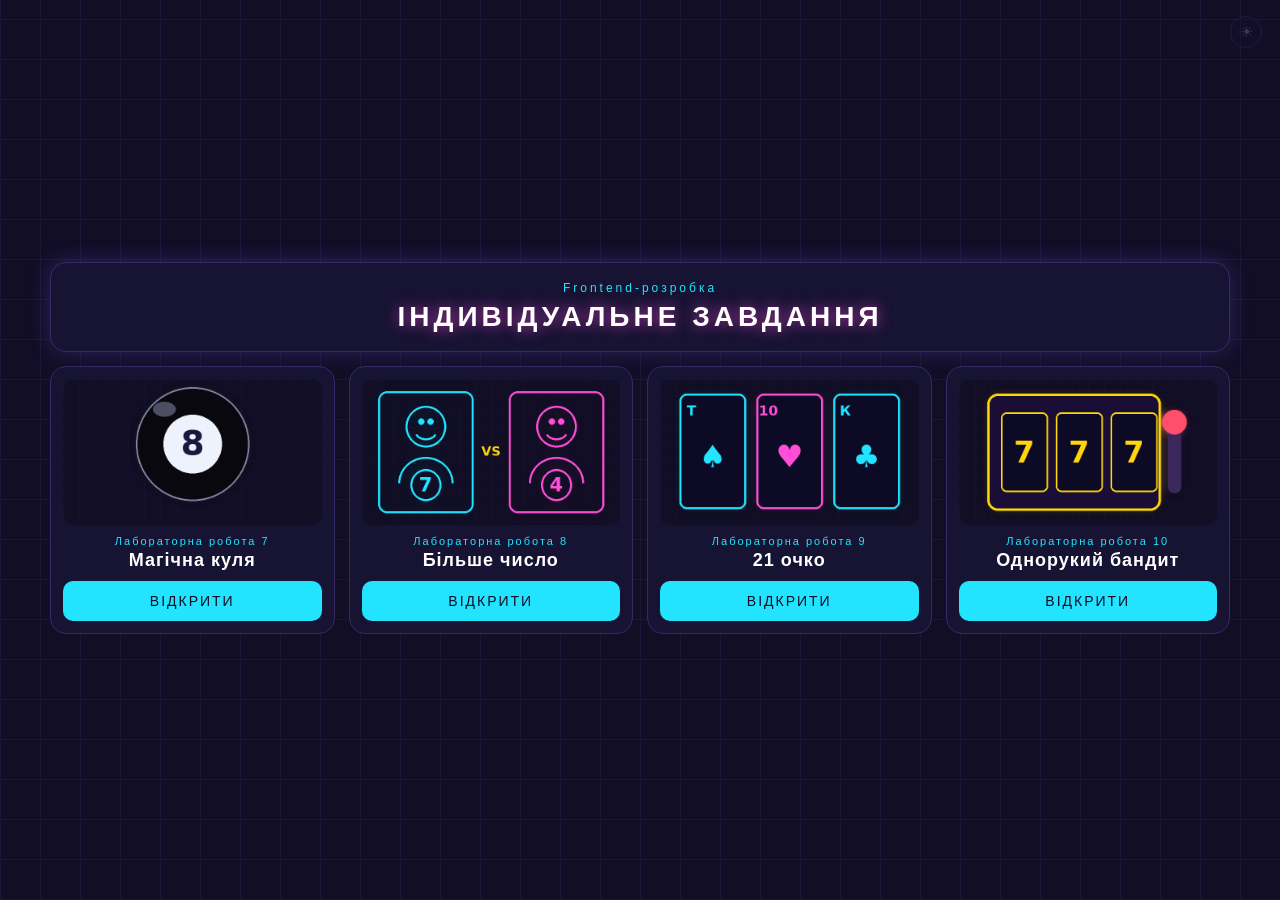
<file: index.html>
<!DOCTYPE html>
<html lang="uk">
<head>
    <meta charset="UTF-8">
    <meta name="viewport" content="width=device-width, initial-scale=1.0">
    <title>Індивідуальне завдання</title>
    <link rel="stylesheet" href="style.css">
    <script src="jquery-3.7.1.min.js"></script>
    <script src="script.js"></script>
</head>
<body>

    <div class="switch" id="switch">&#9728;</div>

    <div class="page">

        <div class="head">
            <p class="head-top">Frontend-розробка</p>
            <h1 class="head-title">ІНДИВІДУАЛЬНЕ ЗАВДАННЯ</h1>
        </div>

        <div class="works">

            <div class="work">
                <img class="work-image" src="img/lab7.png" alt="Магічна куля">
                <p class="work-number">Лабораторна робота 7</p>
                <h2 class="work-title">Магічна куля</h2>
                <a class="work-link" href="lab7/index.html">ВІДКРИТИ</a>
            </div>

            <div class="work">
                <img class="work-image" src="img/lab8.png" alt="Більше число">
                <p class="work-number">Лабораторна робота 8</p>
                <h2 class="work-title">Більше число</h2>
                <a class="work-link" href="lab8/index.html">ВІДКРИТИ</a>
            </div>

            <div class="work">
                <img class="work-image" src="img/lab9.png" alt="21 очко">
                <p class="work-number">Лабораторна робота 9</p>
                <h2 class="work-title">21 очко</h2>
                <a class="work-link" href="lab9/index.html">ВІДКРИТИ</a>
            </div>

            <div class="work">
                <img class="work-image" src="img/lab10.png" alt="Однорукий бандит">
                <p class="work-number">Лабораторна робота 10</p>
                <h2 class="work-title">Однорукий бандит</h2>
                <a class="work-link" href="lab10/index.html">ВІДКРИТИ</a>
            </div>

        </div>

        <div class="game">

            <div class="game-top">
                <p class="game-name">БІЖИ, ДРАКОНЧИКУ</p>
                <p class="game-score">Рахунок: <span id="score">0</span></p>
            </div>

            <div class="field" id="field">
                <img class="hero" id="hero" src="img/hero.png" alt="Дракончик">
                <img class="block" id="block" src="img/bow.png" alt="Перешкода">
                <p class="message" id="message">Пробіл або клік &mdash; стрибок. Бантик перестрибуй, під сердечком пробігай</p>
            </div>

        </div>

    </div>

</body>
</html>
</file>
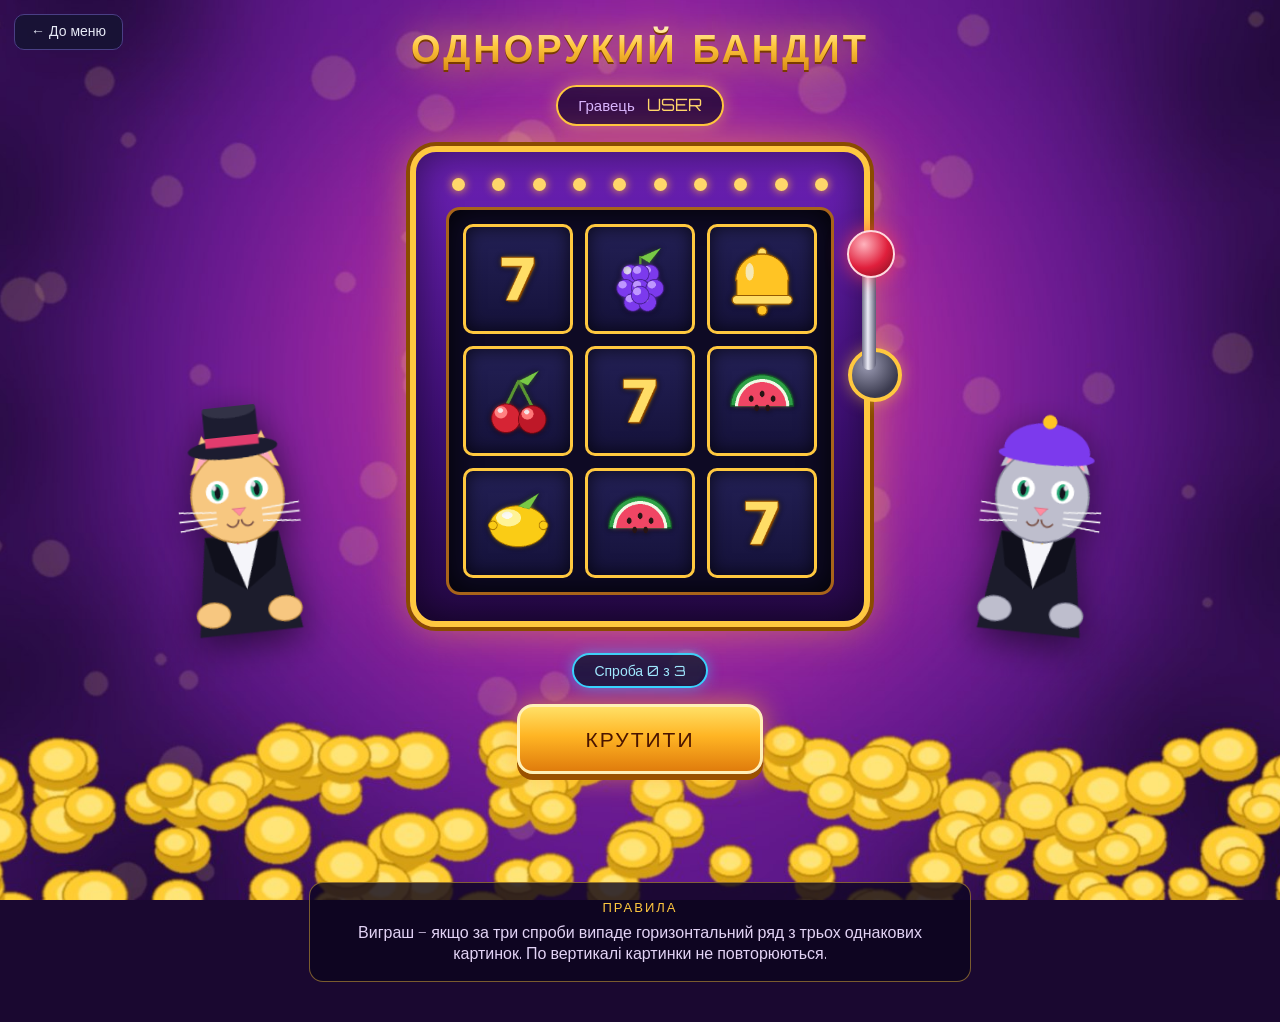
<file: lab10/index.html>
<!DOCTYPE html>
<html lang="uk">
<head>
    <meta charset="UTF-8">
    <meta name="viewport" content="width=device-width, initial-scale=1.0">
    <title>Однорукий бандит</title>
    <link rel="preconnect" href="https://fonts.googleapis.com">
    <link rel="preconnect" href="https://fonts.gstatic.com" crossorigin>
    <link href="https://fonts.googleapis.com/css2?family=Orbitron:wght@700;900&family=Rajdhani:wght@500;600&display=swap" rel="stylesheet">
    <link rel="stylesheet" href="style.css">
</head>
<body>
    <a class="back" href="../index.html">&larr; До меню</a>

    <div class="page">
        <h1 class="title">ОДНОРУКИЙ БАНДИТ</h1>

        <div class="player">
            <span class="player-label">Гравець</span>
            <span class="player-name" id="playerName">USER</span>
        </div>

        <div class="stage">
            <img class="cat cat-left" src="img/cat1.png" alt="Кіт-круп'є">
            <img class="cat cat-right" src="img/cat2.png" alt="Кіт-охоронець">

            <div class="machine" id="machine">
                <div class="bulbs">
                    <span></span><span></span><span></span><span></span><span></span>
                    <span></span><span></span><span></span><span></span><span></span>
                </div>

                <div class="screen">
                    <div class="reel" id="reel0">
                        <div class="cell"><img src="img/seven.png" alt=""></div>
                        <div class="cell"><img src="img/cherry.png" alt=""></div>
                        <div class="cell"><img src="img/lemon.png" alt=""></div>
                    </div>
                    <div class="reel" id="reel1">
                        <div class="cell"><img src="img/grape.png" alt=""></div>
                        <div class="cell"><img src="img/seven.png" alt=""></div>
                        <div class="cell"><img src="img/melon.png" alt=""></div>
                    </div>
                    <div class="reel" id="reel2">
                        <div class="cell"><img src="img/bell.png" alt=""></div>
                        <div class="cell"><img src="img/melon.png" alt=""></div>
                        <div class="cell"><img src="img/seven.png" alt=""></div>
                    </div>
                </div>

                <div class="lever-mount"></div>
                <div class="lever" id="lever">
                    <div class="lever-stick"></div>
                    <div class="lever-ball"></div>
                </div>
            </div>
        </div>

        <div class="panel">
            <div class="attempts" id="attempts">Спроба 0 з 3</div>
            <div class="spin" id="spinButton" onclick="spin();">КРУТИТИ</div>
            <div class="result" id="result"></div>
        </div>

        <div class="rules">
            <p class="rules-title">ПРАВИЛА</p>
            <p class="rules-text">Виграш — якщо за три спроби випаде горизонтальний ряд з трьох однакових картинок. По вертикалі картинки не повторюються.</p>
        </div>
    </div>

    <script src="script.js"></script>
</body>
</html>
</file>
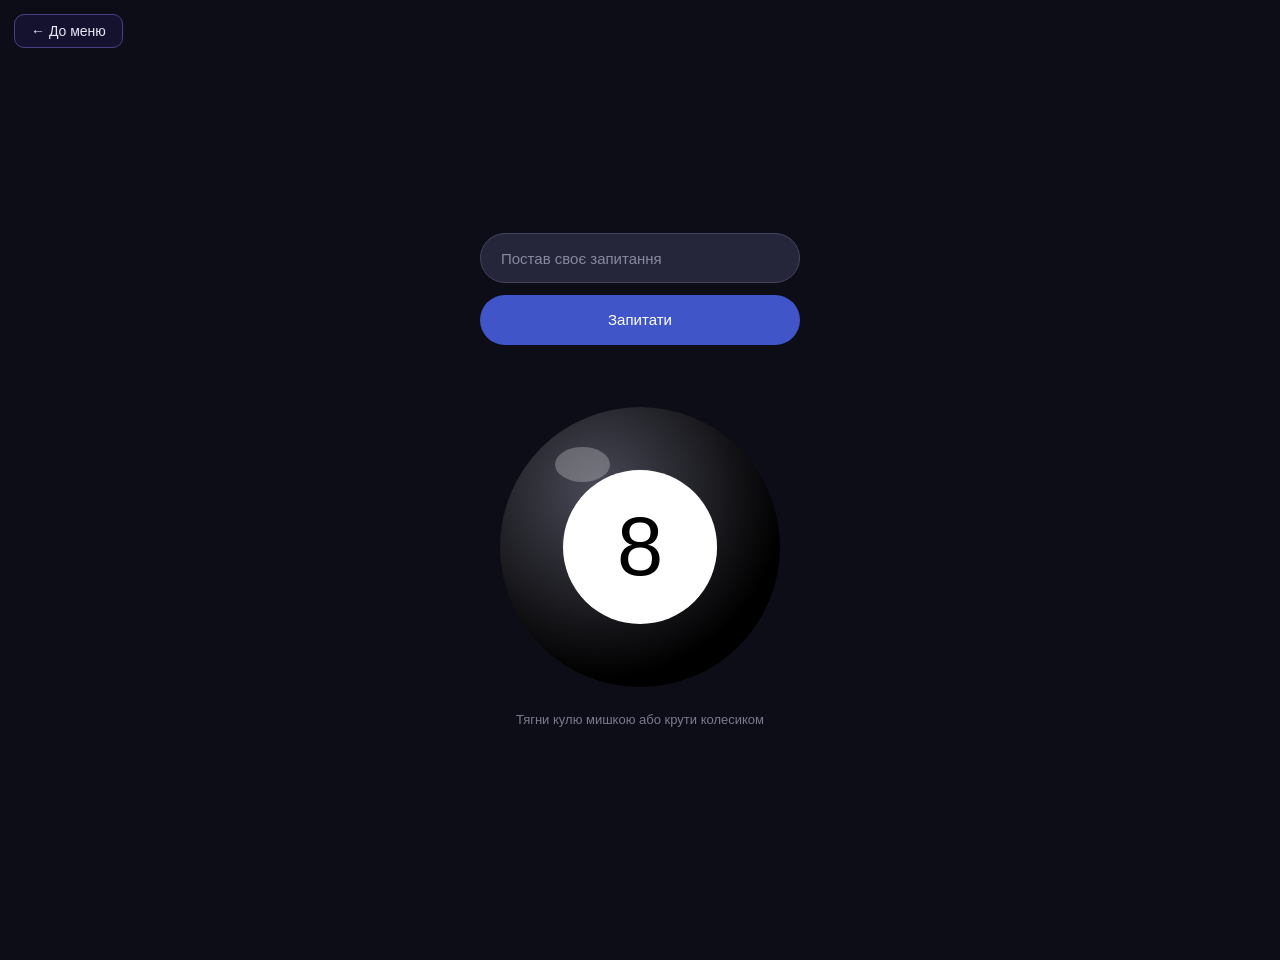
<file: lab7/index.html>
<!DOCTYPE html>
<html lang="uk">
<head>
    <meta charset="UTF-8">
    <meta name="viewport" content="width=device-width, initial-scale=1.0">
    <title>Лабораторна робота 7</title>
    <style>
        body {
            background-color: #0d0d18;
            font-family: Arial, sans-serif;
            display: flex;
            flex-direction: column;
            justify-content: center;
            align-items: center;
            min-height: 100vh;
            margin: 0;
            padding: 30px;
        }
        input {
            width: 320px;
            height: 50px;
            padding: 0 20px;
            box-sizing: border-box;
            font-size: 15px;
            font-family: Arial, sans-serif;
            background-color: #26263a;
            border: 1px solid #44445e;
            border-radius: 25px;
            color: #ffffff;
            outline: none;
        }
        input::placeholder {
            color: #8888a0;
        }
        .btn {
            width: 320px;
            height: 50px;
            line-height: 50px;
            margin: 12px auto 0;
            text-align: center;
            font-size: 15px;
            font-family: Arial, sans-serif;
            background-color: #3f55c8;
            border-radius: 25px;
            color: #ffffff;
            cursor: pointer;
        }
        .btn:hover {
            background-color: #5068e0;
        }
        .error {
            height: 20px;
            margin: 12px 0 0;
            font-size: 14px;
            color: #ff7a9c;
        }
        .ball {
            position: relative;
            width: 280px;
            height: 280px;
            margin: 30px auto 0;
            border-radius: 50%;
            background: radial-gradient(circle at 35% 30%, #4a4a58, #000000 70%);
            perspective: 800px;
            cursor: grab;
        }
        .light {
            position: absolute;
            top: 40px;
            left: 55px;
            width: 55px;
            height: 35px;
            border-radius: 50%;
            background-color: #ffffff;
            opacity: 0.25;
        }
        .rotator {
            position: absolute;
            top: 0;
            left: 0;
            width: 100%;
            height: 100%;
            transform-style: preserve-3d;
        }
        .face {
            position: absolute;
            top: 50%;
            left: 50%;
            width: 130px;
            height: 130px;
            margin: -65px 0 0 -65px;
            border-radius: 50%;
            backface-visibility: hidden;
        }
        .eight {
            background-color: #ffffff;
            color: #000000;
            font-size: 70px;
            line-height: 130px;
            text-align: center;
            transform: translateZ(125px);
        }
        .window {
            background-color: #0a0f2a;
            overflow: hidden;
            transform: rotateY(180deg) translateZ(125px);
        }
        .triangle {
            position: absolute;
            top: 25px;
            left: 20px;
            width: 0;
            height: 0;
            border-left: 45px solid transparent;
            border-right: 45px solid transparent;
            border-bottom: 80px solid #2a46b0;
        }
        .answer {
            position: absolute;
            top: 65px;
            left: 25px;
            width: 80px;
            font-size: 11px;
            text-align: center;
            color: #ffffff;
        }
        .hint {
            margin: 25px 0 0;
            font-size: 13px;
            color: #7a7a90;
        }
        @media (max-width: 400px) {
            input, .btn {
                width: 100%;
            }
            .ball {
                width: 220px;
                height: 220px;
            }
            .eight {
                transform: translateZ(95px);
            }
            .window {
                transform: rotateY(180deg) translateZ(95px);
            }
        }

        .back {
            position: fixed;
            top: 14px;
            left: 14px;
            z-index: 10;
            padding: 8px 16px;
            font-size: 14px;
            text-decoration: none;
            color: #e6e9f5;
            background-color: rgba(23, 19, 51, 0.9);
            border: 1px solid #4a3f85;
            border-radius: 10px;
        }

        .back:hover {
            color: #110e26;
            background-color: #22e4ff;
            border-color: #22e4ff;
        }
    </style>
    <script>
        const answers = ['ЦЕ ТОЧНО', 'БЕЗ СУМНІВУ', 'ТАК, ВИЗНАЧЕНО',
                         'МОЖЕШ ПОКЛАСТИСЬ', 'СКОРІШЕ ЗА ВСЕ', 'ПЕРСПЕКТИВИ ДОБРІ',
                         'ВІДПОВІДЬ ТУМАННА', 'ЗАПИТАЙ ПІЗНІШЕ', 'ЗАРАЗ НЕ ВГАДАТИ',
                         'НЕ РОЗРАХОВУЙ НА ЦЕ', 'МОЯ ВІДПОВІДЬ - НІ', 'ДУЖЕ СУМНІВНО'];

        let isDown = false;
        let startX = 0;
        let angle = 0;

        window.onload = createPage;

        function createPage() {
            let question = document.createElement('input');
            question.setAttribute('type', 'text');
            question.setAttribute('id', 'question');
            question.setAttribute('placeholder', 'Постав своє запитання');
            document.body.appendChild(question);

            let btn = document.createElement('div');
            btn.classList.add('btn');
            btn.innerHTML = 'Запитати';
            btn.onclick = ask;
            document.body.appendChild(btn);

            let error = document.createElement('p');
            error.classList.add('error');
            error.setAttribute('id', 'error');
            document.body.appendChild(error);

            let ball = document.createElement('div');
            ball.classList.add('ball');

            let rotator = document.createElement('div');
            rotator.classList.add('rotator');
            rotator.setAttribute('id', 'rotator');

            let eight = document.createElement('div');
            eight.classList.add('face');
            eight.classList.add('eight');
            eight.innerHTML = '8';
            rotator.appendChild(eight);

            let box = document.createElement('div');
            box.classList.add('face');
            box.classList.add('window');

            let triangle = document.createElement('div');
            triangle.classList.add('triangle');
            box.appendChild(triangle);

            let answer = document.createElement('div');
            answer.classList.add('answer');
            answer.setAttribute('id', 'answer');
            box.appendChild(answer);

            rotator.appendChild(box);
            ball.appendChild(rotator);

            let light = document.createElement('div');
            light.classList.add('light');
            ball.appendChild(light);

            ball.onmousedown = startDrag;
            ball.onwheel = wheel;
            document.onmousemove = drag;
            document.onmouseup = stopDrag;

            document.body.appendChild(ball);

            let hint = document.createElement('p');
            hint.classList.add('hint');
            hint.innerHTML = 'Тягни кулю мишкою або крути колесиком';
            document.body.appendChild(hint);
        }

        function startDrag(e) {
            isDown = true;
            startX = e.clientX;
            document.getElementById('rotator').style.transition = 'none';
        }

        function drag(e) {
            if (isDown) {
                angle = angle + (e.clientX - startX);
                startX = e.clientX;
                showBall();
            }
        }

        function stopDrag() {
            isDown = false;
        }

        function wheel(e) {
            document.getElementById('rotator').style.transition = 'none';
            angle = angle + e.deltaY / 4;
            showBall();
        }

        function showBall() {
            document.getElementById('rotator').style.transform = 'rotateY(' + angle + 'deg)';
        }

        function ask() {
            let text = document.getElementById('question').value;

            if (text.trim() == '') {
                document.getElementById('error').innerHTML = 'Спочатку введіть запитання!';
            }
            else if (text.length < 5) {
                document.getElementById('error').innerHTML = 'Запитання занадто коротке!';
            }
            else {
                document.getElementById('error').innerHTML = '';

                let i = Math.floor(Math.random() * answers.length);
                document.getElementById('answer').innerHTML = answers[i];

                angle = angle + 720;
                angle = angle - (angle % 360) + 180;

                document.getElementById('rotator').style.transition = 'transform 1.5s';
                showBall();
            }
        }
    </script>
</head>
<body>
    <a class="back" href="../index.html">&larr; До меню</a>

</body>
</html>
</file>
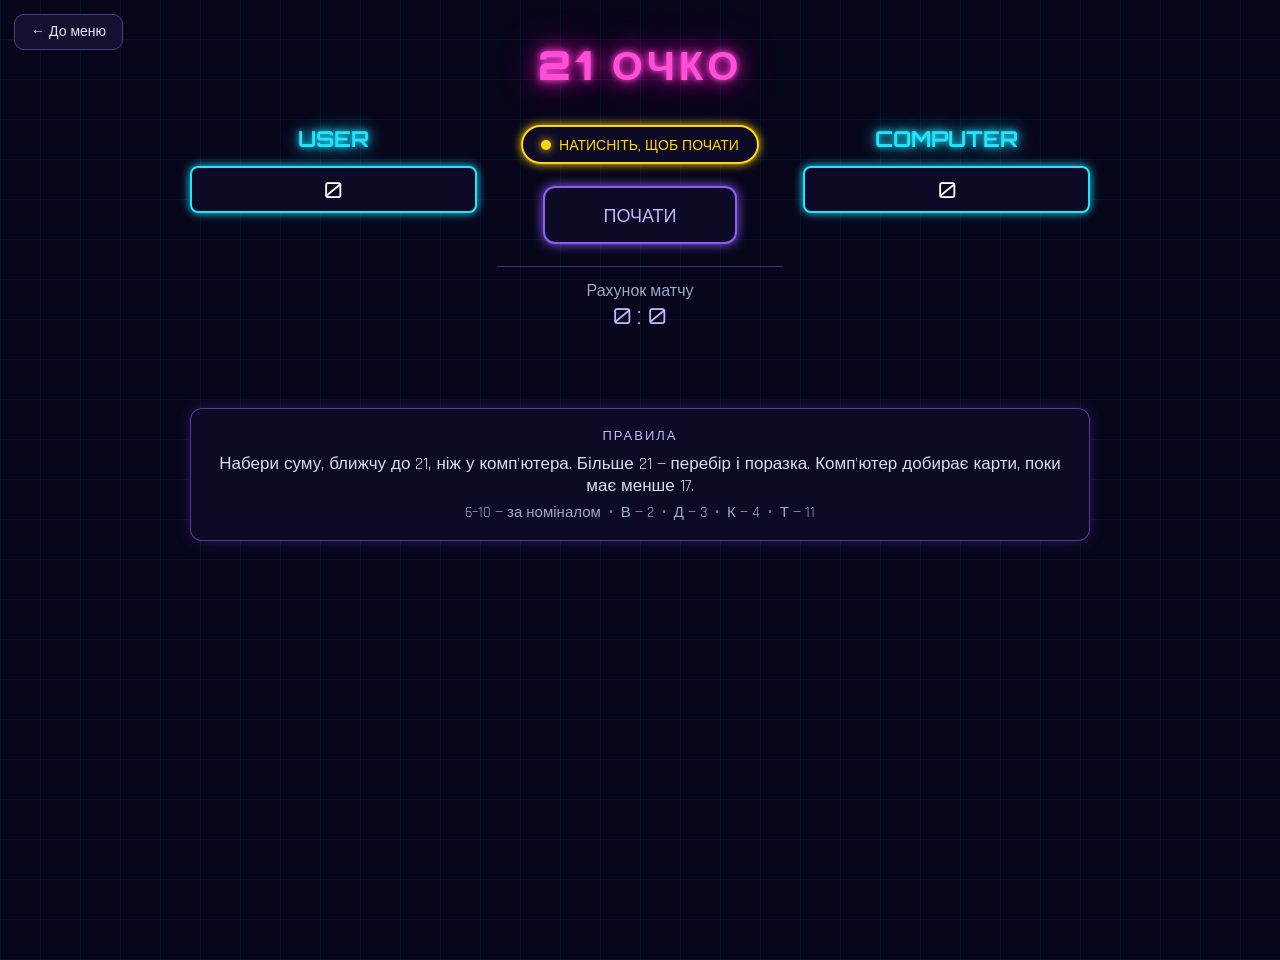
<file: lab9/index.html>
<!DOCTYPE html>
<html lang="uk">
<head>
    <meta charset="UTF-8">
    <meta name="viewport" content="width=device-width, initial-scale=1.0">
    <title>21 очко</title>
    <link rel="preconnect" href="https://fonts.googleapis.com">
    <link rel="preconnect" href="https://fonts.gstatic.com" crossorigin>
    <link href="https://fonts.googleapis.com/css2?family=Orbitron:wght@700;900&family=Rajdhani:wght@500;600&display=swap" rel="stylesheet">
    <link rel="stylesheet" href="style.css">
</head>
<body>
    <a class="back" href="../index.html">&larr; До меню</a>

    <div class="page">
        <h1 class="title">21 ОЧКО</h1>

        <div class="table">
            <div class="player">
                <p class="player-name" id="userName">USER</p>
                <div class="score" id="userScore">0</div>
                <div class="hand" id="userHand"></div>
            </div>

            <div class="middle">
                <div class="status" id="status">Натисніть, щоб почати</div>
                <div class="button button-hit" id="hitButton" onclick="hit();">ЩЕ</div>
                <div class="button button-stand" id="standButton" onclick="stand();">СТОП</div>
                <div class="button button-new" id="newButton" onclick="startGame();">ПОЧАТИ</div>
                <div class="final" id="final"></div>

                <div class="match">
                    Рахунок матчу<br>
                    <span id="matchScore">0 : 0</span>
                </div>
            </div>

            <div class="player">
                <p class="player-name">COMPUTER</p>
                <div class="score" id="computerScore">0</div>
                <div class="hand" id="computerHand"></div>
            </div>
        </div>

        <div class="rules">
            <p class="rules-title">ПРАВИЛА</p>
            <p class="rules-text">Набери суму, ближчу до 21, ніж у комп'ютера. Більше 21 — перебір і поразка. Комп'ютер добирає карти, поки має менше 17.</p>
            <p class="rules-cards">6–10 — за номіналом &nbsp;•&nbsp; В — 2 &nbsp;•&nbsp; Д — 3 &nbsp;•&nbsp; К — 4 &nbsp;•&nbsp; Т — 11</p>
        </div>
    </div>

    <script src="script.js"></script>
</body>
</html>
</file>
<file: style.css>
body {
    margin: 0;
    padding: 20px 20px 24px;
    box-sizing: border-box;
    display: flex;
    align-items: center;
    justify-content: center;
    min-height: 100vh;
    font-family: 'Trebuchet MS', Arial, sans-serif;
    color: #e6e9f5;
    background-color: #110e26;
    background-image:
        repeating-linear-gradient(0deg, #1a1638 0 1px, transparent 1px 40px),
        repeating-linear-gradient(90deg, #1a1638 0 1px, transparent 1px 40px);
}

.switch {
    position: fixed;
    top: 16px;
    right: 18px;
    z-index: 10;
    width: 30px;
    height: 30px;
    line-height: 30px;
    text-align: center;
    font-size: 15px;
    color: #6c6a95;
    background-color: rgba(23, 19, 51, 0.6);
    border: 1px solid #332a66;
    border-radius: 50%;
    cursor: pointer;
    opacity: 0.45;
}

.switch:hover {
    opacity: 1;
}

.page {
    width: 100%;
    max-width: 1180px;
}

.head {
    margin-bottom: 14px;
    padding: 18px 20px;
    text-align: center;
    background-color: #171333;
    border: 1px solid #332a66;
    border-radius: 16px;
    box-shadow: 0 0 22px rgba(139, 92, 246, 0.25);
}

.head-top {
    margin: 0 0 6px;
    font-size: 12px;
    letter-spacing: 3px;
    color: #22e4ff;
}

.head-title {
    margin: 0;
    font-size: 28px;
    letter-spacing: 4px;
    color: #ffffff;
    text-shadow: 0 0 14px rgba(255, 79, 216, 0.7);
}

.works {
    display: grid;
    grid-template-columns: 1fr 1fr 1fr 1fr;
    gap: 14px;
}

.work {
    padding: 12px;
    text-align: center;
    background-color: #171333;
    border: 1px solid #332a66;
    border-radius: 16px;
}

.work:hover {
    border-color: #8b5cf6;
    box-shadow: 0 0 20px rgba(139, 92, 246, 0.4);
}

.work-image {
    display: block;
    width: 100%;
    height: auto;
    border-radius: 10px;
}

.work-number {
    margin: 10px 0 3px;
    font-size: 11px;
    letter-spacing: 2px;
    color: #22e4ff;
}

.work-title {
    margin: 0 0 10px;
    font-size: 18px;
    letter-spacing: 1px;
    color: #ffffff;
}

.work-link {
    display: block;
    height: 40px;
    line-height: 40px;
    font-size: 14px;
    letter-spacing: 2px;
    text-decoration: none;
    color: #110e26;
    background-color: #22e4ff;
    border-radius: 10px;
}

.work-link:hover {
    background-color: #ff4fd8;
    color: #ffffff;
}

.game {
    display: none;
    margin-top: 14px;
    padding: 12px 14px 14px;
    background-color: #ffffff;
    border: 1px solid #ffc2d9;
    border-radius: 16px;
}

.game-top {
    display: flex;
    align-items: center;
    justify-content: space-between;
    margin-bottom: 10px;
}

.game-name {
    margin: 0;
    font-size: 13px;
    letter-spacing: 3px;
    color: #e45f94;
}

.game-score {
    margin: 0;
    font-size: 14px;
    color: #c76b91;
}

.field {
    position: relative;
    height: 160px;
    overflow: hidden;
    background-color: #fff5f9;
    border: 1px solid #ffd6e6;
    border-radius: 12px;
    border-bottom: 4px solid #ff9ec4;
    cursor: pointer;
}

.hero {
    position: absolute;
    left: 40px;
    bottom: 0;
    width: 84px;
}

.block {
    position: absolute;
    left: 900px;
    bottom: 0;
    width: 32px;
}

.block.fly {
    bottom: 78px;
    width: 42px;
}

.message {
    position: absolute;
    left: 0;
    right: 0;
    top: 16px;
    margin: 0;
    text-align: center;
    font-size: 13px;
    color: #c76b91;
}

body.pink {
    color: #7a4a60;
    background-color: #ffeef5;
    background-image: url('img/bows.png');
    background-size: 150px 150px;
}

body.pink .switch {
    color: #e45f94;
    background-color: rgba(255, 255, 255, 0.7);
    border-color: #ffc2d9;
}

body.pink .head,
body.pink .work {
    background-color: rgba(255, 255, 255, 0.94);
    border-color: #ffc2d9;
    box-shadow: 0 6px 18px rgba(240, 150, 190, 0.25);
}

body.pink .head-top,
body.pink .work-number {
    color: #ff8cba;
}

body.pink .head-title {
    color: #e45f94;
    text-shadow: none;
}

body.pink .work-title {
    color: #d4537f;
}

body.pink .work:hover {
    border-color: #ff8cba;
    box-shadow: 0 6px 22px rgba(240, 120, 175, 0.4);
}

body.pink .work-link {
    color: #ffffff;
    background-color: #ff8cba;
}

body.pink .work-link:hover {
    background-color: #e45f94;
}

body.pink .game {
    display: block;
}

@media (max-width: 1000px) {
    .works {
        grid-template-columns: 1fr 1fr;
    }
}

@media (max-width: 600px) {
    .works {
        grid-template-columns: 1fr;
    }

    .head-title {
        font-size: 22px;
        letter-spacing: 2px;
    }

    .message {
        font-size: 12px;
    }
}

@media (max-width: 420px) {
    body {
        padding: 16px 12px 24px;
    }

    .head-title {
        font-size: 18px;
    }

    .work-title {
        font-size: 19px;
    }
}
</file>
<file: lab10/style.css>
body {
    margin: 0;
    padding: 24px 16px 40px;
    min-height: 100vh;
    font-family: 'Rajdhani', Arial, sans-serif;
    color: #ffeccd;
    background-color: #1a0830;
    background-image: url('img/bg.jpg');
    background-size: cover;
    background-position: center;
    background-attachment: fixed;
}

.page {
    max-width: 900px;
    margin: 0 auto;
    text-align: center;
}

.title {
    margin: 0 0 14px;
    font-family: 'Orbitron', Arial, sans-serif;
    font-size: 38px;
    font-weight: 900;
    letter-spacing: 3px;
    background: linear-gradient(#fff3c4, #ffc83f 45%, #d98b12);
    -webkit-background-clip: text;
    background-clip: text;
    color: transparent;
    filter: drop-shadow(0 2px 0 #7a3b00) drop-shadow(0 0 18px rgba(255, 180, 60, 0.7));
}

.player {
    display: inline-block;
    margin-bottom: 20px;
    padding: 7px 20px;
    background: rgba(20, 6, 44, 0.75);
    border: 2px solid #ffc83f;
    border-radius: 999px;
    box-shadow: 0 0 16px rgba(255, 200, 63, 0.45);
}

.player-label {
    font-size: 15px;
    color: #d9b6ff;
}

.player-name {
    margin-left: 8px;
    font-family: 'Orbitron', Arial, sans-serif;
    font-size: 17px;
    color: #ffd76a;
}

.stage {
    position: relative;
    display: flex;
    justify-content: center;
}

.cat {
    position: absolute;
    bottom: -10px;
    width: 180px;
    filter: drop-shadow(0 10px 18px rgba(0, 0, 0, 0.55));
    animation: float 3.4s ease-in-out infinite;
}

.cat-left {
    left: -40px;
    transform: rotate(-6deg);
}

.cat-right {
    right: -40px;
    transform: rotate(6deg) scaleX(-1);
    animation-delay: 0.9s;
}

@keyframes float {
    0%   { translate: 0 0; }
    50%  { translate: 0 -14px; }
    100% { translate: 0 0; }
}

.machine {
    position: relative;
    padding: 26px 30px;
    background: linear-gradient(#6d21b8, #3d0f73 60%, #250846);
    border: 6px solid #ffc83f;
    border-radius: 26px;
    box-shadow:
        0 0 0 4px #8a4b00,
        0 0 40px rgba(255, 180, 60, 0.5),
        inset 0 0 40px rgba(0, 0, 0, 0.55);
    transition: box-shadow 0.4s;
}

.machine.jackpot {
    animation: jackpot 0.5s ease-in-out 6;
}

@keyframes jackpot {
    0%   { box-shadow: 0 0 0 4px #8a4b00, 0 0 40px rgba(255, 180, 60, 0.5); }
    50%  { box-shadow: 0 0 0 4px #ffe79a, 0 0 90px rgba(255, 220, 120, 0.95); }
    100% { box-shadow: 0 0 0 4px #8a4b00, 0 0 40px rgba(255, 180, 60, 0.5); }
}

.bulbs {
    display: flex;
    justify-content: space-between;
    margin-bottom: 16px;
    padding: 0 6px;
}

.bulbs span {
    width: 13px;
    height: 13px;
    background: #ffd76a;
    border-radius: 50%;
    box-shadow: 0 0 10px #ffb43c;
    animation: blink 1.2s linear infinite;
}

.bulbs span:nth-child(even) {
    animation-delay: 0.6s;
}

@keyframes blink {
    0%, 49%   { opacity: 1; }
    50%, 100% { opacity: 0.25; }
}

.screen {
    display: flex;
    gap: 12px;
    padding: 14px;
    background: #0e0a24;
    border: 3px solid #a8641a;
    border-radius: 14px;
    box-shadow: inset 0 0 30px rgba(0, 0, 0, 0.9);
}

.reel {
    display: flex;
    flex-direction: column;
    gap: 12px;
}

.cell {
    width: 104px;
    height: 104px;
    display: flex;
    align-items: center;
    justify-content: center;
    background: linear-gradient(#232055, #15123a);
    border: 3px solid #ffc83f;
    border-radius: 10px;
    box-shadow: inset 0 0 18px rgba(0, 0, 0, 0.7);
    overflow: hidden;
}

.cell img {
    width: 78px;
    height: 78px;
    transition: transform 0.25s;
}

.cell.rolling img {
    animation: roll 0.12s linear infinite;
}

@keyframes roll {
    0%   { transform: translateY(-40px); opacity: 0.25; }
    60%  { transform: translateY(0); opacity: 1; }
    100% { transform: translateY(40px); opacity: 0.25; }
}

.cell.win {
    animation: winCell 0.6s ease-in-out infinite alternate;
}

@keyframes winCell {
    from {
        border-color: #ffc83f;
        box-shadow: inset 0 0 18px rgba(0, 0, 0, 0.7);
    }
    to {
        border-color: #fff6cf;
        box-shadow: 0 0 26px #ffd76a, inset 0 0 22px rgba(255, 190, 80, 0.55);
        transform: scale(1.06);
    }
}

.lever-mount {
    position: absolute;
    top: 196px;
    right: -38px;
    width: 46px;
    height: 46px;
    background: radial-gradient(circle at 34% 30%, #9a9ab2, #3a3a4e 70%);
    border: 4px solid #ffc83f;
    border-radius: 50%;
    box-shadow: 0 0 16px rgba(255, 200, 63, 0.5);
}

.lever {
    position: absolute;
    top: 78px;
    right: -27px;
    width: 44px;
    height: 140px;
    transform-origin: bottom center;
    transition: transform 0.25s;
}

.lever.pulled {
    transform: rotate(40deg);
}

.lever-stick {
    width: 14px;
    height: 124px;
    margin: 16px auto 0;
    background: linear-gradient(90deg, #6f6f88, #ececf6 42%, #5c5c74);
    border-radius: 8px;
}

.lever-ball {
    width: 44px;
    height: 44px;
    margin: -140px auto 0;
    background: radial-gradient(circle at 34% 28%, #ffb3bd, #e01f3c 55%, #7c0d1e);
    border: 2px solid #ffd9df;
    border-radius: 50%;
    box-shadow: 0 0 20px rgba(255, 60, 90, 0.8);
}

.panel {
    margin-top: 26px;
}

.attempts {
    display: inline-block;
    margin-bottom: 16px;
    padding: 7px 20px;
    font-family: 'Orbitron', Arial, sans-serif;
    font-size: 14px;
    color: #9fe8ff;
    background: rgba(10, 20, 48, 0.8);
    border: 2px solid #38d2ff;
    border-radius: 999px;
    box-shadow: 0 0 14px rgba(56, 210, 255, 0.5);
}

.spin {
    width: 240px;
    height: 64px;
    line-height: 64px;
    margin: 0 auto;
    font-family: 'Orbitron', Arial, sans-serif;
    font-size: 21px;
    letter-spacing: 2px;
    color: #4a1500;
    background: linear-gradient(#ffe066, #ffb524 45%, #e07c0c);
    border: 3px solid #fff0b8;
    border-radius: 16px;
    box-shadow: 0 6px 0 #9a5200, 0 0 28px rgba(255, 170, 40, 0.65);
    cursor: pointer;
    transition: transform 0.12s, box-shadow 0.25s;
}

.spin:hover {
    box-shadow: 0 6px 0 #9a5200, 0 0 44px rgba(255, 200, 80, 0.95);
}

.spin:active {
    transform: translateY(5px);
    box-shadow: 0 1px 0 #9a5200, 0 0 28px rgba(255, 170, 40, 0.65);
}

.spin.off {
    filter: grayscale(0.7) brightness(0.8);
    cursor: default;
}

.result {
    min-height: 54px;
    margin-top: 20px;
    font-family: 'Orbitron', Arial, sans-serif;
    font-size: 18px;
}

.result-box {
    display: inline-block;
    padding: 13px 26px;
    background: rgba(12, 6, 30, 0.85);
    border: 2px solid;
    border-radius: 14px;
}

.win-text {
    color: #6dff8f;
    border-color: #6dff8f;
    box-shadow: 0 0 22px rgba(109, 255, 143, 0.7);
    text-shadow: 0 0 12px rgba(109, 255, 143, 0.8);
}

.lose-text {
    color: #ff7a9c;
    border-color: #ff7a9c;
    box-shadow: 0 0 22px rgba(255, 122, 156, 0.6);
}

.wait-text {
    color: #ffd76a;
    border-color: #ffd76a;
    box-shadow: 0 0 22px rgba(255, 215, 106, 0.5);
}

.coin {
    position: fixed;
    top: -60px;
    width: 34px;
    height: 34px;
    background: radial-gradient(circle at 34% 28%, #fff3b8, #ffc83f 55%, #c6880e);
    border: 2px solid #a86f08;
    border-radius: 50%;
    box-shadow: 0 0 14px rgba(255, 200, 60, 0.8);
    animation-name: fall;
    animation-timing-function: linear;
    animation-fill-mode: forwards;
    z-index: 5;
}

@keyframes fall {
    from { transform: translateY(0) rotate(0deg); }
    to   { transform: translateY(115vh) rotate(760deg); }
}

.rules {
    max-width: 620px;
    margin: 34px auto 0;
    padding: 16px 20px;
    background: rgba(12, 6, 30, 0.8);
    border: 1px solid rgba(255, 200, 63, 0.45);
    border-radius: 14px;
}

.rules-title {
    margin: 0 0 8px;
    font-family: 'Orbitron', Arial, sans-serif;
    font-size: 13px;
    letter-spacing: 2px;
    color: #ffc83f;
}

.rules-text {
    margin: 0;
    font-size: 16px;
    color: #e2d3f5;
}

@media (max-width: 820px) {
    .cat {
        width: 120px;
    }

    .cat-left {
        left: -16px;
    }

    .cat-right {
        right: -16px;
    }
}

@media (max-width: 680px) {
    .title {
        font-size: 24px;
        letter-spacing: 1px;
    }

    .cat {
        display: none;
    }

    .machine {
        padding: 18px 16px;
    }

    .cell {
        width: 78px;
        height: 78px;
    }

    .cell img {
        width: 58px;
        height: 58px;
    }

    .lever,
    .lever-mount {
        display: none;
    }

    .spin {
        width: 100%;
    }
}

.back {
    position: fixed;
    top: 14px;
    left: 14px;
    z-index: 10;
    padding: 8px 16px;
    font-size: 14px;
    text-decoration: none;
    color: #e6e9f5;
    background-color: rgba(23, 19, 51, 0.9);
    border: 1px solid #4a3f85;
    border-radius: 10px;
}

.back:hover {
    color: #110e26;
    background-color: #22e4ff;
    border-color: #22e4ff;
}
</file>
<file: lab9/style.css>
body {
    margin: 0;
    padding: 30px 20px;
    min-height: 100vh;
    font-family: 'Rajdhani', Arial, sans-serif;
    color: #e8f9ff;
    background-color: #07051a;
    background-image:
        repeating-linear-gradient(0deg, rgba(34, 228, 255, 0.06) 0 1px, transparent 1px 40px),
        repeating-linear-gradient(90deg, rgba(34, 228, 255, 0.06) 0 1px, transparent 1px 40px);
}

.page {
    max-width: 900px;
    margin: 0 auto;
    text-align: center;
}

.title {
    margin: 10px 0 35px;
    font-family: 'Orbitron', Arial, sans-serif;
    font-size: 40px;
    font-weight: 900;
    letter-spacing: 4px;
    color: #ff4fd8;
    text-shadow: 0 0 6px #ff4fd8, 0 0 18px #ff1fc4, 0 0 36px #b0008a;
}

.table {
    display: grid;
    grid-template-columns: 1fr 1fr 1fr;
    gap: 20px;
    align-items: start;
}

.player-name {
    margin: 0 0 14px;
    font-family: 'Orbitron', Arial, sans-serif;
    font-size: 22px;
    font-weight: 700;
    color: #22e4ff;
    text-shadow: 0 0 6px #22e4ff, 0 0 18px #22e4ff;
}

.score {
    min-width: 150px;
    margin: 0 auto 18px;
    padding: 8px 0;
    font-family: 'Orbitron', Arial, sans-serif;
    font-size: 22px;
    color: #ffffff;
    background-color: #0d0a26;
    border: 2px solid #22e4ff;
    border-radius: 8px;
    box-shadow: 0 0 10px #22e4ff;
}

.hand {
    display: flex;
    justify-content: center;
    flex-wrap: wrap;
    gap: 8px;
    min-height: 137px;
}

.card-image {
    width: 96px;
    height: 137px;
    border-radius: 10px;
    animation: show 0.4s;
}

.card-back {
    width: 96px;
    height: 137px;
    line-height: 137px;
    box-sizing: border-box;
    font-family: 'Orbitron', Arial, sans-serif;
    font-size: 24px;
    color: #c4b5fd;
    background-color: #0d0a26;
    background-image:
        repeating-linear-gradient(45deg, rgba(139, 92, 246, 0.5) 0 2px, transparent 2px 12px),
        repeating-linear-gradient(-45deg, rgba(34, 228, 255, 0.3) 0 2px, transparent 2px 12px);
    border: 2px solid #8b5cf6;
    border-radius: 10px;
    box-shadow: 0 0 12px #8b5cf6;
    animation: show 0.4s;
}

@keyframes show {
    from { opacity: 0; transform: scale(0.8); }
    to   { opacity: 1; transform: scale(1); }
}

.status {
    display: inline-block;
    margin-bottom: 22px;
    padding: 9px 18px;
    font-family: 'Orbitron', Arial, sans-serif;
    font-size: 14px;
    text-transform: uppercase;
    color: #ffd60a;
    background-color: #0d0a26;
    border: 2px solid #ffd60a;
    border-radius: 999px;
    box-shadow: 0 0 10px #ffd60a;
}

.status::before {
    content: '';
    display: inline-block;
    width: 10px;
    height: 10px;
    margin-right: 8px;
    background-color: #ffd60a;
    border-radius: 50%;
    box-shadow: 0 0 8px #ffd60a;
}

.button {
    width: 190px;
    height: 54px;
    line-height: 54px;
    margin: 0 auto 12px;
    font-family: 'Orbitron', Arial, sans-serif;
    font-size: 18px;
    text-transform: uppercase;
    border: 2px solid;
    border-radius: 12px;
    cursor: pointer;
}

.button:active {
    transform: scale(0.96);
}

.button-hit {
    color: #041a00;
    background-color: #39ff14;
    border-color: #39ff14;
    box-shadow: 0 0 12px #39ff14, 0 0 32px rgba(57, 255, 20, 0.55);
}

.button-stand {
    color: #1a1400;
    background-color: #ffd60a;
    border-color: #ffd60a;
    box-shadow: 0 0 12px #ffd60a, 0 0 32px rgba(255, 214, 10, 0.45);
}

.button-new {
    color: #c4b5fd;
    background-color: #0d0a26;
    border-color: #8b5cf6;
    box-shadow: 0 0 12px #8b5cf6;
}

.final {
    margin-top: 10px;
    font-family: 'Orbitron', Arial, sans-serif;
    font-size: 17px;
}

.final-box {
    padding: 14px 10px;
    background-color: #0d0a26;
    border: 2px solid;
    border-radius: 12px;
}

.win {
    color: #39ff14;
    border-color: #39ff14;
    box-shadow: 0 0 14px #39ff14;
    text-shadow: 0 0 10px #39ff14;
}

.lose {
    color: #ff4f6d;
    border-color: #ff4f6d;
    box-shadow: 0 0 14px #ff4f6d;
    text-shadow: 0 0 10px #ff4f6d;
}

.draw {
    color: #ffd60a;
    border-color: #ffd60a;
    box-shadow: 0 0 14px #ffd60a;
    text-shadow: 0 0 10px #ffd60a;
}

.match {
    margin-top: 22px;
    padding-top: 14px;
    font-size: 16px;
    color: #9aa8c8;
    border-top: 1px solid rgba(139, 92, 246, 0.45);
}

#matchScore {
    font-family: 'Orbitron', Arial, sans-serif;
    font-size: 22px;
    color: #c4b5fd;
}

.rules {
    margin-top: 40px;
    padding: 18px 20px;
    background-color: #0d0a26;
    border: 1px solid rgba(139, 92, 246, 0.6);
    border-radius: 12px;
    box-shadow: 0 0 14px rgba(139, 92, 246, 0.25);
}

.rules-title {
    margin: 0 0 10px;
    font-family: 'Orbitron', Arial, sans-serif;
    font-size: 13px;
    letter-spacing: 2px;
    color: #c4b5fd;
}

.rules-text {
    margin: 0 0 6px;
    font-size: 17px;
    color: #d6def2;
}

.rules-cards {
    margin: 0;
    font-size: 15px;
    color: #9aa8c8;
}

@media (max-width: 760px) {
    .title {
        font-size: 28px;
    }

    .table {
        grid-template-columns: 1fr;
    }

    .middle {
        order: 3;
    }
}

.back {
    position: fixed;
    top: 14px;
    left: 14px;
    z-index: 10;
    padding: 8px 16px;
    font-size: 14px;
    text-decoration: none;
    color: #e6e9f5;
    background-color: rgba(23, 19, 51, 0.9);
    border: 1px solid #4a3f85;
    border-radius: 10px;
}

.back:hover {
    color: #110e26;
    background-color: #22e4ff;
    border-color: #22e4ff;
}
</file>
